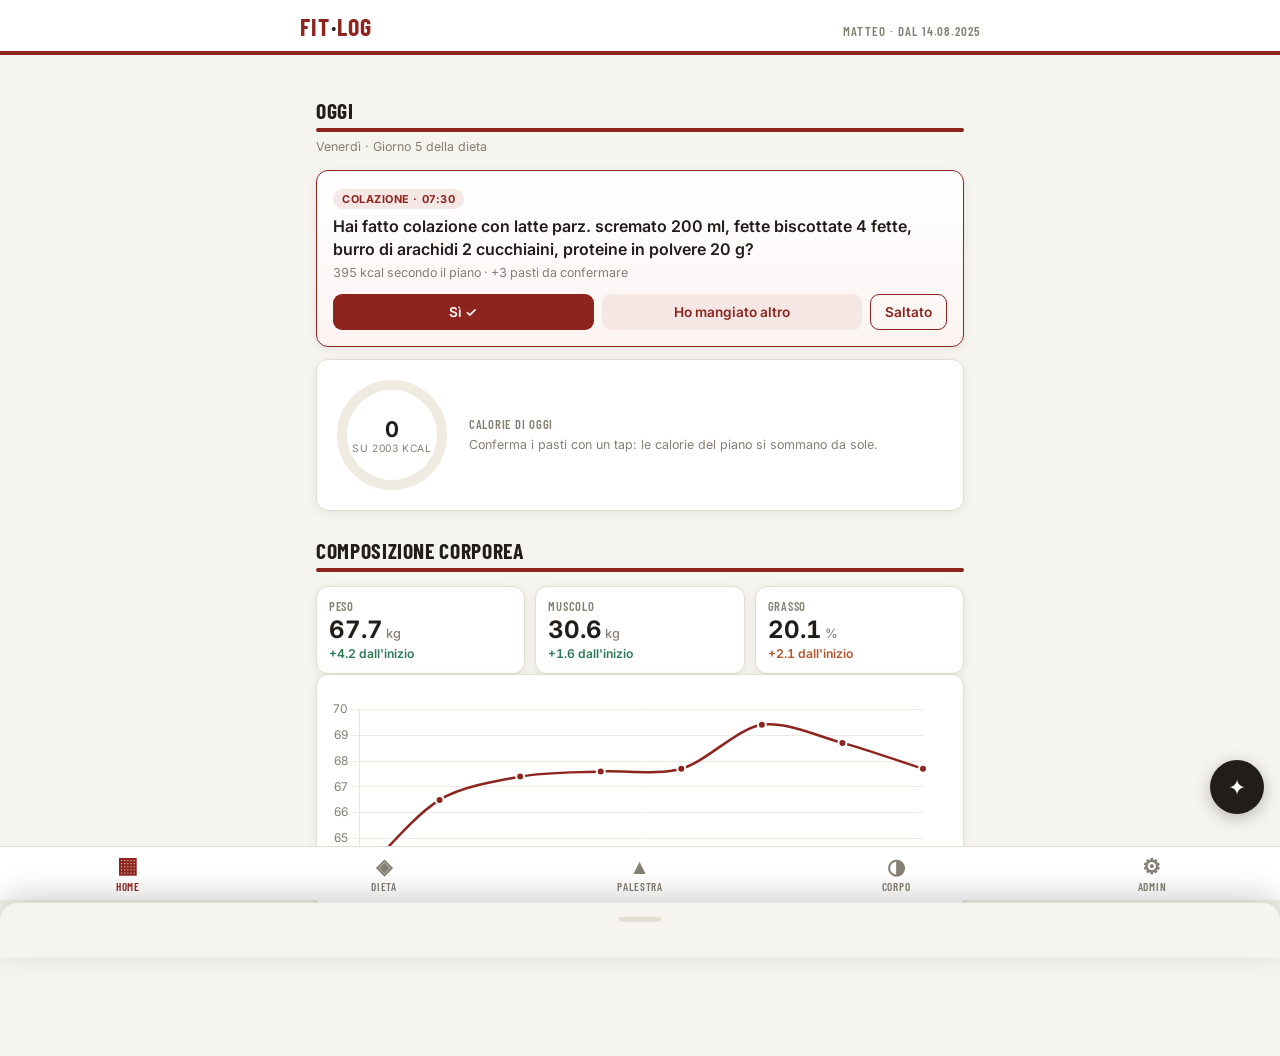
<file: index.html>
<!DOCTYPE html>
<html lang="it">
<head>
<meta charset="UTF-8">
<meta name="viewport" content="width=device-width, initial-scale=1.0, viewport-fit=cover">
<title>FIT·LOG</title>
<meta name="description" content="Il mio diario personale di allenamento, dieta e composizione corporea">
<meta name="theme-color" content="#8E241E">
<link rel="manifest" href="manifest.webmanifest">
<!-- iOS PWA -->
<meta name="apple-mobile-web-app-capable" content="yes">
<meta name="mobile-web-app-capable" content="yes">
<meta name="apple-mobile-web-app-status-bar-style" content="default">
<meta name="apple-mobile-web-app-title" content="FIT·LOG">
<link rel="apple-touch-icon" href="icons/apple-touch-icon.png">
<link rel="icon" href="icons/icon-192.png">
<link rel="preconnect" href="https://fonts.googleapis.com">
<link rel="preconnect" href="https://fonts.gstatic.com" crossorigin>
<link href="https://fonts.googleapis.com/css2?family=Barlow+Condensed:wght@500;600;700&family=Inter:wght@400;500;600;700&display=swap" rel="stylesheet">
<!-- Chart.js in locale: nessuna dipendenza da CDN, funziona anche offline -->
<script src="js/chart.umd.min.js"></script>
<link rel="stylesheet" href="css/style.css">
</head>
<body>

<header>
  <div class="brand">
    <h1>FIT<span>·</span>LOG</h1>
    <div class="who">Matteo · dal 14.08.2025</div>
  </div>
</header>

<div class="wrap">

<!-- ==================== HOME ==================== -->
<section id="tab-home" class="tab on">
  <div class="rhead anim"><h2>Oggi</h2><div class="rule"></div><div class="sub" id="home-sub"></div></div>

  <div id="meal-prompt"></div>

  <div class="card anim">
    <div class="ringrow">
      <div class="ring">
        <svg width="118" height="118" viewBox="0 0 118 118">
          <circle class="bg" cx="59" cy="59" r="50"></circle>
          <circle class="fg" id="ring-fg" cx="59" cy="59" r="50"></circle>
        </svg>
        <div class="num"><b id="ring-eaten">0</b><span id="ring-target">su 0 kcal</span></div>
      </div>
      <div style="flex:1">
        <div class="stat" style="border:none;box-shadow:none;padding:0">
          <div class="lbl">Calorie di oggi</div>
          <div class="note" style="margin-top:4px">Conferma i pasti con un tap: le calorie del piano si sommano da sole.</div>
        </div>
      </div>
    </div>
  </div>

  <div class="rhead anim"><h2>Composizione corporea</h2><div class="rule"></div></div>
  <div class="grid3 anim" id="home-stats"></div>
  <div class="card anim"><div class="chartbox"><canvas id="chart-home"></canvas></div></div>
</section>

<!-- ==================== DIETA ==================== -->
<section id="tab-diet" class="tab">
  <div class="rhead anim"><h2>Piano nutrizionale</h2><div class="rule"></div>
    <div class="sub">Il piano del nutrizionista, giorno per giorno. Tocca il cerchio per confermare un pasto di oggi.</div></div>
  <div class="chips anim" id="diet-chips" style="margin-bottom:12px"></div>
  <div class="anim" id="diet-day-info" style="margin-bottom:10px;display:flex;gap:8px;flex-wrap:wrap"></div>
  <div class="card anim" id="diet-meals"></div>
  <div class="note anim" id="diet-note"></div>
</section>

<!-- ==================== PALESTRA ==================== -->
<section id="tab-gym" class="tab">
  <div class="rhead anim"><h2>Allenamento</h2><div class="rule"></div>
    <div class="sub">Scegli la scheda e premi Inizia: l'app ti guida serie per serie con i tempi di recupero.</div></div>
  <div id="resume-banner"></div>
  <div class="card anim">
    <label class="f">Scheda</label>
    <select id="ws-scheda" onchange="renderSessionForm()"></select>
    <div id="session-form"></div>
    <button class="btn" id="btn-start" onclick="startWorkout()">▶ Inizia allenamento</button>
  </div>

  <div class="rhead anim"><h2>Progressione carichi</h2><div class="rule"></div></div>
  <div class="card anim">
    <label class="f">Esercizio</label>
    <select id="prog-ex" onchange="renderProgChart()"></select>
    <div class="chartbox"><canvas id="chart-prog"></canvas></div>
  </div>

  <div class="rhead anim"><h2>Le mie schede</h2><div class="rule"></div></div>
  <div class="anim" id="schede-list"></div>
  <div class="card anim">
    <label class="f">Nuova scheda — nome</label>
    <input type="text" id="new-scheda" placeholder="es. Scheda A — Upper">
    <button class="btn ghost" onclick="addScheda()">Crea scheda</button>
  </div>

  <div class="rhead anim"><h2>Sessioni recenti</h2><div class="rule"></div></div>
  <div class="card anim" id="session-list"></div>
</section>

<!-- ==================== CORPO ==================== -->
<section id="tab-corpo" class="tab">
  <div class="rhead anim"><h2>Analisi della composizione corporea</h2><div class="rule"></div>
    <div class="sub">Dati dalle scansioni InBody mensili</div></div>
  <div class="card anim" id="corpo-summary"></div>
  <div class="card anim" id="corpo-composition"></div>
  <div class="anim" id="corpo-dashboard"></div>
  <div class="card anim">
    <div class="note" style="margin:0 0 2px">Tocca una metrica qui sopra per vederne l'andamento.</div>
    <div class="chartbox"><canvas id="chart-body"></canvas></div>
  </div>
  <div class="card anim" id="corpo-gauges"></div>

  <div class="rhead anim"><h2>Dieta vs peso</h2><div class="rule"></div></div>
  <div class="card anim">
    <div class="chips" id="dvp-chips" style="margin-bottom:12px"></div>
    <div class="rlabel">Calorie · assunte vs piano</div>
    <div class="chartbox" style="height:150px"><canvas id="chart-kcal"></canvas></div>
    <div class="rlabel" style="margin-top:14px">Peso</div>
    <div class="chartbox" style="height:150px"><canvas id="chart-peso-dv"></canvas></div>
    <div class="note" id="dvp-note"></div>
  </div>

  <div class="rhead anim"><h2>Nuova scansione</h2><div class="rule"></div></div>
  <div class="card anim">
    <label class="f">Data</label><input type="date" id="sc-date">
    <div class="grid2">
      <div><label class="f">Peso (kg)</label><input type="number" step="0.1" id="sc-peso" inputmode="decimal"></div>
      <div><label class="f">Muscolo schel. (kg)</label><input type="number" step="0.1" id="sc-smm" inputmode="decimal"></div>
      <div><label class="f">Grasso corporeo (%)</label><input type="number" step="0.1" id="sc-bf" inputmode="decimal"></div>
      <div><label class="f">Grasso (kg)</label><input type="number" step="0.1" id="sc-fatkg" inputmode="decimal"></div>
      <div><label class="f">Rapporto AEC</label><input type="number" step="0.001" id="sc-aec" inputmode="decimal"></div>
      <div><label class="f">Metab. basale (kcal)</label><input type="number" id="sc-bmr" inputmode="numeric"></div>
      <div><label class="f">Punteggio InBody</label><input type="number" id="sc-score" inputmode="numeric"></div>
      <div><label class="f">Grasso viscerale</label><input type="number" id="sc-visc" inputmode="numeric"></div>
    </div>
    <label class="f">Note</label><input type="text" id="sc-note" placeholder="es. dopo settimana di scarico">
    <button class="btn" onclick="addScan()">Salva scansione</button>
  </div>

  <div class="rhead anim"><h2>Storico scansioni</h2><div class="rule"></div></div>
  <div class="card anim" id="scan-list"></div>
</section>

<!-- ==================== ADMIN ==================== -->
<section id="tab-admin" class="tab">
  <div class="rhead anim"><h2>Admin</h2><div class="rule"></div>
    <div class="sub">Configurazione della settimana, orari pasti, editor dieta, AI e backup.</div></div>

  <details class="anim" open>
    <summary>Impostazioni settimana e orari</summary>
    <div class="inner">
      <label class="f">Il GIORNO 1 della dieta è di…</label>
      <select id="ad-giorno1"></select>
      <div class="grid2" style="margin-top:4px">
        <div><label class="f">Colazione</label><input type="time" id="mt-col"></div>
        <div><label class="f">Spuntino</label><input type="time" id="mt-spu"></div>
        <div><label class="f">Pranzo</label><input type="time" id="mt-pra"></div>
        <div><label class="f">Merenda</label><input type="time" id="mt-mer"></div>
        <div><label class="f">Cena</label><input type="time" id="mt-cen"></div>
        <div><label class="f">Post-allenamento</label><input type="time" id="mt-post"></div>
      </div>
      <label class="f" style="display:flex;align-items:center;gap:8px;margin-top:14px">
        <input type="checkbox" id="ad-notif" onchange="toggleNotif()"> Notifiche promemoria pasti
      </label>
      <div id="notif-stato"></div>
      <button class="btn ghost small" style="margin-top:10px" onclick="testNotifica()">Invia una notifica di prova</button>
      <div class="note" style="margin-top:16px"><b>Promemoria anche ad app chiusa.</b> Safari non può svegliare una PWA chiusa: per un avviso puntuale a ogni pasto esporta i promemoria nel calendario di iPhone. Li gestisce iOS, quindi arrivano sempre.</div>
      <button class="btn ghost small" onclick="esportaCalendario()">📅 Esporta i pasti nel calendario</button>
      <button class="btn" onclick="saveSettings()">Salva impostazioni</button>
    </div>
  </details>

  <details class="anim">
    <summary>Editor dieta (alimenti e calorie)</summary>
    <div class="inner">
      <div class="chips" id="adm-diet-chips" style="margin-bottom:8px"></div>
      <div id="adm-diet-body"></div>
    </div>
  </details>

  <details class="anim">
    <summary>Gemini AI</summary>
    <div class="inner">
      <label class="f">API key (aistudio.google.com)</label>
      <input type="password" id="gem-key" placeholder="AIza…">
      <label class="f">Modello</label>
      <input type="text" id="gem-model" placeholder="gemini-3-flash-preview">
      <label class="f" style="display:flex;align-items:center;gap:8px"><input type="checkbox" id="gem-ctx"> Includi i miei dati nel contesto</label>
      <div class="note">La chiave resta salvata solo su questo dispositivo, non finisce mai su GitHub.</div>
      <button class="btn" onclick="saveSettings()">Salva</button>
    </div>
  </details>

  <details class="anim">
    <summary>Backup dei dati</summary>
    <div class="inner">
      <div class="note">Se elimini l'app dalla Home di iPhone, iOS cancella anche i dati: esporta un backup ogni tanto.</div>
      <button class="btn ghost" onclick="exportBackup()">⬇ Esporta backup (JSON)</button>
      <label class="f" style="margin-top:14px">Importa backup</label>
      <input type="file" accept="application/json" onchange="importBackup(this)">
    </div>
  </details>
</section>

</div>

<!-- Workout player -->
<div id="player">
  <div class="pl-head">
    <button class="x" style="font-size:1.2rem" onclick="abortWorkout()">✕</button>
    <div style="text-align:center">
      <div class="pl-title" id="pl-title">Allenamento</div>
      <div class="pl-elapsed" id="pl-elapsed">00:00</div>
    </div>
    <button class="btn small soft" onclick="finishWorkout()">Fine ✓</button>
  </div>
  <div class="pl-dots" id="pl-dots"></div>
  <div id="pl-body"></div>
</div>

<!-- FAB AI -->
<button class="fab" onclick="openAIChat()" aria-label="Assistente AI">✦</button>

<!-- Bottom sheet -->
<div class="sheet-bg" id="sheet-bg"></div>
<div class="sheet" id="sheet"><div class="grab"></div><div id="sheet-body"></div></div>

<div id="toast" role="status"></div>

<nav>
  <button data-t="home" class="on"><span class="ic">▦</span>Home</button>
  <button data-t="diet"><span class="ic">◈</span>Dieta</button>
  <button data-t="gym"><span class="ic">▲</span>Palestra</button>
  <button data-t="corpo"><span class="ic">◑</span>Corpo</button>
  <button data-t="admin"><span class="ic">⚙</span>Admin</button>
</nav>

<!-- ordine obbligatorio: data-diet usa calcNutr() di data-food per le kcal automatiche -->
<script src="js/data-food.js"></script>
<script src="js/data-exercises.js"></script>
<script src="js/data-diet.js"></script>
<script src="js/app.js"></script>
<script>
if('serviceWorker' in navigator){
  window.addEventListener('load',()=>navigator.serviceWorker.register('sw.js').catch(()=>{}));
}
</script>
</body>
</html>
</file>
<file: css/style.css>
/* ============================================================
   FIT·LOG — design system
   Estetica "referto InBody": carta, inchiostro, rosso maroon,
   etichette condensate maiuscole, numeri tabellari.
   ============================================================ */
:root{
  --paper:#F6F4EE; --surface:#FFFFFF; --ink:#201D1B; --maroon:#8E241E;
  --maroon-soft:#F4E7E4; --muted:#857F74; --line:#E3DED2;
  --green:#2E7A54; --green-soft:#E4F0E9; --amber:#B4552D; --amber-soft:#F7EBDD;
  --radius:12px; --shadow:0 2px 10px rgba(32,29,27,.07);
}
*{box-sizing:border-box;margin:0;padding:0;-webkit-tap-highlight-color:transparent}
html{font-size:16px}
body{
  font-family:'Inter',system-ui,-apple-system,sans-serif;
  background:var(--paper); color:var(--ink); min-height:100vh;
  padding-bottom:calc(80px + env(safe-area-inset-bottom));
  overscroll-behavior-y:none;
}
.wrap{max-width:680px;margin:0 auto;padding:16px 16px 28px}

/* ---------- header ---------- */
header{
  background:var(--surface); border-bottom:4px solid var(--maroon);
  padding:calc(12px + env(safe-area-inset-top)) 16px 10px;
  position:sticky; top:0; z-index:40;
}
header .brand{max-width:680px;margin:0 auto;display:flex;align-items:baseline;justify-content:space-between}
header h1{font-family:'Barlow Condensed';font-weight:700;font-size:1.5rem;letter-spacing:.05em;color:var(--maroon)}
header h1 span{color:var(--ink)}
header .who{font-family:'Barlow Condensed';font-weight:600;font-size:.8rem;color:var(--muted);text-transform:uppercase;letter-spacing:.08em}

/* ---------- report headers (signature) ---------- */
.rhead{margin:26px 0 14px}
.rhead h2{font-family:'Barlow Condensed';font-weight:700;font-size:1.35rem;letter-spacing:.03em;text-transform:uppercase}
.rhead .rule{height:4px;background:var(--maroon);margin-top:5px;border-radius:2px;transform-origin:left;animation:rulegrow .5s cubic-bezier(.2,.8,.2,1) both}
.rhead .sub{font-size:.78rem;color:var(--muted);margin-top:6px;line-height:1.45}
@keyframes rulegrow{from{transform:scaleX(0)}to{transform:scaleX(1)}}

/* ---------- cards & stagger animation ---------- */
.card{background:var(--surface);border:1px solid var(--line);border-radius:var(--radius);padding:16px;margin-bottom:12px;box-shadow:var(--shadow)}
.tab.on .anim{animation:rise .45s cubic-bezier(.2,.8,.2,1) both}
.tab.on .anim:nth-child(2){animation-delay:.05s}
.tab.on .anim:nth-child(3){animation-delay:.1s}
.tab.on .anim:nth-child(4){animation-delay:.15s}
.tab.on .anim:nth-child(5){animation-delay:.2s}
@keyframes rise{from{opacity:0;transform:translateY(14px)}to{opacity:1;transform:none}}

/* ---------- stats ---------- */
.grid2{display:grid;grid-template-columns:1fr 1fr;gap:10px}
.grid3{display:grid;grid-template-columns:repeat(3,1fr);gap:10px}
.stat{background:var(--surface);border:1px solid var(--line);border-radius:var(--radius);padding:12px;box-shadow:var(--shadow)}
.stat .lbl,label.f{font-family:'Barlow Condensed';font-weight:600;text-transform:uppercase;letter-spacing:.06em;font-size:.78rem;color:var(--muted)}
.stat .val{font-size:1.5rem;font-weight:700;font-variant-numeric:tabular-nums;margin-top:2px}
.stat .val small{font-size:.8rem;font-weight:500;color:var(--muted)}
.delta{font-size:.76rem;font-weight:600;font-variant-numeric:tabular-nums;margin-top:2px}
.delta.up{color:var(--green)}.delta.down{color:var(--amber)}.delta.flat{color:var(--muted)}

/* ---------- kcal ring ---------- */
.ringrow{display:flex;align-items:center;gap:18px}
.ring{position:relative;width:118px;height:118px;flex:none}
.ring svg{transform:rotate(-90deg)}
.ring circle{fill:none;stroke-width:10;stroke-linecap:round}
.ring .bg{stroke:#EFEBE0}
.ring .fg{stroke:var(--maroon);transition:stroke-dashoffset .9s cubic-bezier(.2,.8,.2,1)}
.ring .num{position:absolute;inset:0;display:flex;flex-direction:column;align-items:center;justify-content:center}
.ring .num b{font-size:1.35rem;font-variant-numeric:tabular-nums}
.ring .num span{font-size:.64rem;color:var(--muted);text-transform:uppercase;letter-spacing:.06em}

/* ---------- meal prompt card ---------- */
.prompt{border:1.5px solid var(--maroon);background:linear-gradient(180deg,#FFF,#FBF4F2)}
.prompt .q{font-size:1rem;font-weight:600;line-height:1.45;margin:6px 0 4px}
.prompt .kcal{font-size:.78rem;color:var(--muted);font-variant-numeric:tabular-nums}
.prompt .acts{display:flex;gap:8px;margin-top:14px}
.mealrow{display:flex;justify-content:space-between;align-items:center;gap:10px;padding:13px 0;border-bottom:1px solid var(--line)}
.mealrow:last-child{border-bottom:none}
.mealrow .nm{font-weight:600;font-size:.92rem}
.mealrow .items{font-size:.78rem;color:var(--muted);line-height:1.5;margin-top:2px}
.mealrow .kc{font-size:.8rem;font-variant-numeric:tabular-nums;color:var(--muted);white-space:nowrap}
.state{width:30px;height:30px;border-radius:50%;flex:none;display:flex;align-items:center;justify-content:center;
  border:1.5px solid var(--line);color:transparent;font-size:.95rem;background:var(--surface);cursor:pointer}
.state.ok{background:var(--green);border-color:var(--green);color:#fff;animation:pop .35s cubic-bezier(.2,1.6,.4,1)}
.state.other{background:var(--amber);border-color:var(--amber);color:#fff}
.state.skip{background:var(--muted);border-color:var(--muted);color:#fff}
@keyframes pop{0%{transform:scale(.4)}100%{transform:scale(1)}}

/* ---------- forms ---------- */
label.f{display:block;margin:12px 0 4px}
input,select,textarea{
  width:100%;padding:11px 12px;border:1px solid var(--line);border-radius:9px;
  font:inherit;font-size:.95rem;background:#FCFBF8;color:var(--ink);
}
input:focus,select:focus,textarea:focus{outline:2px solid var(--maroon);outline-offset:1px;border-color:var(--maroon)}
textarea{min-height:80px;resize:vertical;line-height:1.45}
input[type=checkbox]{width:auto;accent-color:var(--maroon)}
button{font:inherit;cursor:pointer;border:none;border-radius:9px}
.btn{background:var(--maroon);color:#fff;font-weight:600;padding:13px 18px;width:100%;margin-top:14px;font-size:.95rem;transition:transform .12s}
.btn:active{transform:scale(.98)}
.btn.ghost{background:transparent;color:var(--maroon);border:1.5px solid var(--maroon)}
.btn.soft{background:var(--maroon-soft);color:var(--maroon)}
.btn.small{width:auto;padding:9px 14px;font-size:.85rem;margin-top:0}
.chips{display:flex;gap:8px;flex-wrap:wrap}
.chip{padding:8px 14px;border-radius:99px;border:1.5px solid var(--line);background:var(--surface);
  font-family:'Barlow Condensed';font-weight:600;text-transform:uppercase;letter-spacing:.05em;font-size:.82rem;color:var(--muted);transition:all .15s}
.chip.on{background:var(--ink);border-color:var(--ink);color:#fff}

/* ---------- lists ---------- */
.row{display:flex;justify-content:space-between;align-items:center;gap:10px;padding:12px 0;border-bottom:1px solid var(--line)}
.row:last-child{border-bottom:none}
.row .t{font-weight:600;font-size:.92rem}
.row .s{font-size:.78rem;color:var(--muted);font-variant-numeric:tabular-nums;line-height:1.5}
.x{background:none;color:var(--muted);font-size:1.05rem;padding:6px 10px}
.x:active{color:var(--maroon)}
.pill{display:inline-block;font-size:.68rem;font-weight:700;letter-spacing:.05em;text-transform:uppercase;
  padding:3px 9px;border-radius:99px;background:#EFE9DC;color:var(--muted)}
.pill.g{background:var(--green-soft);color:var(--green)}
.pill.r{background:var(--maroon-soft);color:var(--maroon)}

/* ---------- tabs nav ---------- */
nav{position:fixed;bottom:0;left:0;right:0;background:var(--surface);border-top:1px solid var(--line);
  display:flex;z-index:50;padding-bottom:env(safe-area-inset-bottom)}
nav button{flex:1;background:none;padding:9px 0 7px;display:flex;flex-direction:column;align-items:center;gap:3px;
  font-family:'Barlow Condensed';font-weight:600;font-size:.7rem;letter-spacing:.06em;text-transform:uppercase;color:var(--muted);transition:color .15s}
nav button.on{color:var(--maroon)}
nav button .ic{font-size:1.3rem;line-height:1;transition:transform .2s cubic-bezier(.2,1.4,.4,1)}
nav button.on .ic{transform:translateY(-2px) scale(1.08)}
.tab{display:none}.tab.on{display:block}

/* ---------- charts ---------- */
.chartbox{position:relative;height:220px;margin-top:8px}

/* ---------- corpo dashboard ---------- */
.rlabel{font-family:'Barlow Condensed';font-weight:600;text-transform:uppercase;letter-spacing:.06em;font-size:.82rem;color:var(--muted)}
.compbar{display:flex;height:34px;border-radius:8px;overflow:hidden;margin-top:12px;gap:2px;background:var(--paper)}
.compbar .seg{display:flex;align-items:center;justify-content:center;min-width:2px;transition:width .8s cubic-bezier(.2,.8,.2,1)}
.compbar .seg span{color:#fff;font-size:.76rem;font-weight:700;font-variant-numeric:tabular-nums;text-shadow:0 1px 2px rgba(0,0,0,.28)}
.complegend{display:flex;flex-wrap:wrap;gap:8px 16px;margin-top:12px}
.complegend span{display:flex;align-items:center;gap:6px;font-size:.78rem;color:var(--ink);font-variant-numeric:tabular-nums}
.complegend i{width:11px;height:11px;border-radius:3px;flex:none}
.complegend b{font-weight:700}
.dashgrid{display:grid;grid-template-columns:repeat(auto-fit,minmax(98px,1fr));gap:8px;margin-bottom:12px}
.dashcard{background:var(--surface);border:1px solid var(--line);border-radius:var(--radius);
  padding:9px 10px 7px;text-align:left;box-shadow:var(--shadow);position:relative;transition:border-color .15s,transform .1s}
.dashcard:active{transform:scale(.98)}
.dashcard.sel{border-color:var(--maroon);box-shadow:0 0 0 1px var(--maroon),var(--shadow)}
.dashcard .lbl{font-family:'Barlow Condensed';font-weight:600;text-transform:uppercase;letter-spacing:.05em;font-size:.7rem;color:var(--muted)}
.dashcard .dv{font-size:1.15rem;font-weight:700;font-variant-numeric:tabular-nums;line-height:1.15;margin-top:1px}
.dashcard .dv small{font-size:.62rem;font-weight:500;color:var(--muted)}
.dashcard .delta{font-size:.68rem}
.dashcard .spark{width:100%;height:24px;display:block;margin-top:5px}

/* ---------- range bar ---------- */
.rangebar{margin-top:8px}
.rangebar .track{position:relative;height:8px;border-radius:4px;
  background:linear-gradient(90deg,#E9E4D8 0 25%,#DCEBE1 25% 75%,#E9E4D8 75% 100%)}
.rangebar .dot{position:absolute;top:-3px;width:14px;height:14px;border-radius:50%;background:var(--maroon);
  border:2.5px solid #fff;box-shadow:0 1px 3px rgba(0,0,0,.25);transform:translateX(-50%);transition:left .7s cubic-bezier(.2,.8,.2,1)}
.rangebar .ends{display:flex;justify-content:space-between;font-size:.66rem;color:var(--muted);margin-top:3px;font-variant-numeric:tabular-nums}

/* ---------- overlays / sheets ---------- */
.sheet-bg{position:fixed;inset:0;background:rgba(32,29,27,.45);z-index:80;opacity:0;pointer-events:none;transition:opacity .25s;backdrop-filter:blur(2px)}
.sheet-bg.on{opacity:1;pointer-events:auto}
.sheet{position:fixed;left:0;right:0;bottom:0;z-index:90;background:var(--paper);
  border-radius:18px 18px 0 0;max-height:88vh;overflow-y:auto;
  transform:translateY(105%);transition:transform .35s cubic-bezier(.2,.9,.25,1);
  padding:10px 16px calc(24px + env(safe-area-inset-bottom));box-shadow:0 -8px 30px rgba(0,0,0,.18)}
.sheet.on{transform:none}
.sheet .grab{width:42px;height:5px;border-radius:3px;background:var(--line);margin:4px auto 12px}
.sheet h3{font-family:'Barlow Condensed';font-weight:700;font-size:1.2rem;text-transform:uppercase;letter-spacing:.03em;margin-bottom:4px}

/* ---------- selettore alimenti (kcal automatiche) ---------- */
.foodres{max-height:38vh;overflow-y:auto;margin-top:8px;border-top:1px solid var(--line)}
.foodhit{display:flex;width:100%;gap:10px;align-items:baseline;justify-content:space-between;text-align:left;
  padding:11px 2px;border-bottom:1px solid var(--line);background:none;border-radius:0}
.foodhit:active{background:var(--maroon-soft)}
.foodhit .fn{font-size:.9rem;font-weight:500}
.foodhit .fk{font-size:.78rem;color:var(--muted);font-variant-numeric:tabular-nums;white-space:nowrap}
.foodhit .fk small{font-size:.66rem}
.fooditem{display:grid;grid-template-columns:1fr 92px 76px 34px;gap:8px;align-items:center;
  padding:10px 0;border-bottom:1px solid var(--line)}
.fooditem .fi-n{font-size:.88rem;font-weight:500;line-height:1.3}
.fooditem .fi-q{padding:8px 9px;font-size:.85rem}
.fooditem .fi-k{font-size:.95rem;font-weight:700;text-align:right;font-variant-numeric:tabular-nums}
.fooditem .fi-k small{font-size:.62rem;font-weight:500;color:var(--muted)}
.fooditem .fi-k-in{padding:8px 9px;font-size:.85rem;text-align:right}
.fitot{display:flex;justify-content:space-between;gap:10px;padding:12px 2px 2px;font-size:.82rem;
  color:var(--muted);font-variant-numeric:tabular-nums}
.fitot b{color:var(--ink);font-size:1rem}
/* editor dieta in Admin */
.admfood{display:grid;grid-template-columns:1fr 74px 60px 34px 30px;gap:5px;margin-bottom:6px;align-items:center}
.admfood input{padding:9px 8px;font-size:.85rem}
.admfood .af-k[readonly]{background:var(--green-soft);color:var(--green);font-weight:600;border-color:#CFE3D8}
.admfood .af-b{background:none;font-size:1rem;padding:6px 2px;line-height:1}

/* ---------- exercise library ---------- */
.exhit{display:flex;gap:12px;align-items:center;padding:10px 0;border-bottom:1px solid var(--line);cursor:pointer}
.exhit img{width:92px;height:70px;object-fit:contain;border-radius:9px;background:#fff;border:1px solid var(--line);flex:none;padding:4px}
.exhit-ph{width:92px;height:70px;border-radius:9px;flex:none;display:flex;align-items:center;justify-content:center;
  background:linear-gradient(135deg,#5c1b17,#8E241E);color:#fff;font-family:'Barlow Condensed';font-weight:700;
  font-size:.9rem;letter-spacing:.08em}
.exhit .n{font-weight:600;font-size:.92rem}
.exhit .m{font-size:.74rem;color:var(--muted);text-transform:capitalize}
.exhit .chev{margin-left:auto;color:var(--muted);font-size:1.1rem;flex:none}
/* visore esercizio: crossfade fra le 2 pose su sfondo bianco */
.exview{position:relative;width:100%;aspect-ratio:4/3;background:#fff;border:1px solid var(--line);border-radius:12px;overflow:hidden;margin-top:12px}
.exview .exframe{position:absolute;inset:0;width:100%;height:100%;object-fit:contain;padding:10px;opacity:0;transition:opacity .5s ease}
.exview .exframe[data-i="0"]{opacity:1}
.exview.show1 .exframe[data-i="0"]{opacity:0}
.exview.show1 .exframe[data-i="1"]{opacity:1}
.exview-skel{position:absolute;inset:0;background:linear-gradient(100deg,#F2EEE6 30%,#FAF8F3 50%,#F2EEE6 70%);background-size:200% 100%;animation:shimmer 1.2s linear infinite}
.exview.loaded .exview-skel{display:none}
@keyframes shimmer{from{background-position:200% 0}to{background-position:-200% 0}}
.exview-badge{position:absolute;left:9px;bottom:9px;background:rgba(32,29,27,.74);color:#fff;font-size:.68rem;font-weight:600;padding:4px 9px;border-radius:99px;letter-spacing:.02em}
.exview-dots{position:absolute;right:9px;bottom:11px;display:flex;gap:5px}
.exview-dots span{width:7px;height:7px;border-radius:50%;background:rgba(32,29,27,.22);transition:background .3s}
.exview-dots span.on{background:var(--maroon)}
/* suggerimento peso AI nel player */
.pl-ai-tip{margin:10px auto 0;max-width:300px;font-size:.85rem;line-height:1.4;color:var(--ink);background:var(--maroon-soft);border-radius:10px;padding:9px 11px;text-align:left}
.ytbtn{display:flex;align-items:center;justify-content:center;gap:8px;background:#1D1D1D;color:#fff;
  font-weight:600;padding:13px;border-radius:9px;width:100%;margin-top:12px;text-decoration:none;font-size:.92rem}
.ytbtn span{color:#FF0033;font-size:1.1rem}
.exline{display:grid;grid-template-columns:1fr 74px 60px;gap:8px;align-items:end;margin-top:8px}
.exline .nm{font-size:.88rem;font-weight:600;padding-bottom:11px}
.exline .mini,.mini{font-size:.64rem;color:var(--muted);text-transform:uppercase;letter-spacing:.05em;display:block;margin-bottom:3px}

/* ---------- details ---------- */
details{border:1px solid var(--line);border-radius:var(--radius);background:var(--surface);margin-bottom:10px;box-shadow:var(--shadow)}
details summary{padding:14px 16px;font-weight:600;font-size:.92rem;cursor:pointer;list-style:none;display:flex;justify-content:space-between;align-items:center}
details summary::-webkit-details-marker{display:none}
details summary::after{content:'+';color:var(--muted);font-size:1.2rem}
details[open] summary::after{content:'–'}
details .inner{padding:0 16px 16px}

/* ---------- AI chat ---------- */
.fab{position:fixed;right:16px;bottom:calc(86px + env(safe-area-inset-bottom));z-index:60;
  width:54px;height:54px;border-radius:50%;background:var(--ink);color:#fff;font-size:1.35rem;
  box-shadow:0 4px 16px rgba(0,0,0,.25);display:flex;align-items:center;justify-content:center}
.chat{display:flex;flex-direction:column;gap:10px;margin-top:12px;min-height:120px}
.msg{max-width:88%;padding:11px 14px;border-radius:14px;font-size:.92rem;line-height:1.5;white-space:pre-wrap;animation:rise .3s both}
.msg.me{align-self:flex-end;background:var(--ink);color:#fff;border-bottom-right-radius:4px}
.msg.ai{align-self:flex-start;background:var(--surface);border:1px solid var(--line);border-bottom-left-radius:4px}
.msg.err{align-self:flex-start;background:#FBEEEA;border:1px solid #E8C4BC;color:#7C2E22}
.askrow{display:flex;gap:8px;margin-top:12px}
.askrow input{flex:1}
.askrow button{width:52px;background:var(--maroon);color:#fff;font-size:1.1rem;border-radius:9px}
.note{font-size:.78rem;color:var(--muted);line-height:1.55;margin-top:8px}

/* ---------- workout player ---------- */
#player{position:fixed;inset:0;background:var(--paper);z-index:70;display:none;flex-direction:column;
  padding:calc(14px + env(safe-area-inset-top)) 18px calc(20px + env(safe-area-inset-bottom));overflow-y:auto}
#player.on{display:flex;animation:rise .3s both}
.pl-head{display:flex;justify-content:space-between;align-items:center;gap:10px}
.pl-title{font-family:'Barlow Condensed';font-weight:700;font-size:1.1rem;text-transform:uppercase;letter-spacing:.04em}
.pl-elapsed{font-size:.8rem;color:var(--muted);font-variant-numeric:tabular-nums}
.pl-dots{display:flex;gap:6px;justify-content:center;margin:16px 0 6px}
.pl-dots .dot{width:9px;height:9px;border-radius:50%;background:var(--line);transition:all .25s}
.pl-dots .dot.done{background:var(--green)}
.pl-dots .dot.cur{background:var(--maroon);transform:scale(1.35)}
.pl-lbl{font-family:'Barlow Condensed';font-weight:600;text-transform:uppercase;letter-spacing:.08em;font-size:.8rem;color:var(--muted);text-align:center}
.pl-ex{margin:auto 0;padding:24px 0;text-align:center}
.pl-exname{display:block;font-family:'Barlow Condensed';font-weight:700;font-size:1.9rem;line-height:1.1;
  text-transform:uppercase;letter-spacing:.02em;color:var(--ink);text-decoration:none;margin:8px 0 6px}
.pl-target{font-size:.92rem;color:var(--muted)}
.pl-note{max-width:340px;margin:12px auto 0;font-size:.82rem;color:var(--maroon);background:var(--maroon-soft);border-radius:10px;padding:8px 11px;line-height:1.4;text-align:left}
/* hero esercizio animato nel player */
.pl-hero{position:relative;width:100%;max-width:430px;height:176px;margin:2px auto 0;border-radius:14px;overflow:hidden;
  border:1px solid var(--line);background:#fff;cursor:pointer;transition:transform .12s}
.pl-hero:active{transform:scale(.985)}
.pl-hero.noimg{background:linear-gradient(135deg,#5c1b17,#8E241E);border-color:transparent}
.pl-hero .exframe{position:absolute;inset:0;width:100%;height:100%;object-fit:contain;padding:8px;opacity:0;transition:opacity .55s ease}
.pl-hero .exframe[data-i="0"]{opacity:1}
.pl-hero.show1 .exframe[data-i="0"]{opacity:0}
.pl-hero.show1 .exframe[data-i="1"]{opacity:1}
.pl-hero-grad{position:absolute;left:0;right:0;bottom:0;height:60%;background:linear-gradient(180deg,transparent,rgba(18,15,13,.82));pointer-events:none}
.pl-hero.noimg .pl-hero-grad{background:none}
.pl-hero-cap{position:absolute;left:14px;right:14px;bottom:11px;color:#fff;text-align:left}
.pl-hero-sub{font-family:'Barlow Condensed';font-weight:600;text-transform:uppercase;letter-spacing:.07em;font-size:.72rem;opacity:.92}
.pl-hero-name{font-family:'Barlow Condensed';font-weight:700;font-size:1.45rem;line-height:1.06;text-transform:uppercase;margin-top:1px}
/* barra avanzamento serie (schema) */
.pl-setbar{display:flex;gap:5px;justify-content:center;flex-wrap:wrap;margin:14px 0 0}
.pl-setpill{min-width:30px;padding:5px 9px;border-radius:8px;background:#EFEBE0;color:var(--muted);font-weight:700;
  font-variant-numeric:tabular-nums;font-size:.82rem;text-align:center;transition:all .25s}
.pl-setpill.done{background:var(--green-soft);color:var(--green)}
.pl-setpill.cur{background:var(--maroon);color:#fff;transform:scale(1.1)}
/* sforzo percepito (RPE) */
.pl-rpe{max-width:320px;margin:16px auto 0;text-align:left}
.pl-rpe .rpe-lbl{display:flex;justify-content:space-between;align-items:baseline;gap:8px}
.pl-rpe .rpe-hint{font-size:.68rem;color:var(--muted)}
.rpe-row{display:flex;gap:6px;margin-top:6px}
.rpe{flex:1;min-height:44px;border-radius:9px;border:1.5px solid var(--line);background:var(--surface);
  font-weight:700;font-variant-numeric:tabular-nums;color:var(--muted);font-size:.98rem;transition:all .12s}
.rpe:active{transform:scale(.95)}
.rpe.on{color:#fff;border-color:transparent}
.rpe.on[data-v="6"],.rpe.on[data-v="7"]{background:var(--green)}
.rpe.on[data-v="8"]{background:var(--amber)}
.rpe.on[data-v="9"],.rpe.on[data-v="10"]{background:var(--maroon)}
.pl-inputs{display:grid;grid-template-columns:1fr 1fr;gap:12px;max-width:300px;margin:22px auto 0;text-align:left}
.pl-inputs input{font-size:1.5rem;font-weight:700;text-align:center;padding:14px;font-variant-numeric:tabular-nums}
.pl-done{max-width:300px;margin:18px auto 0;font-size:1.05rem;padding:16px}
.pl-log{margin-top:16px;display:flex;gap:6px;justify-content:center;flex-wrap:wrap}
.pl-rest{margin:auto 0;padding:24px 0;text-align:center;animation:rise .3s both}
.pl-timer{font-size:4.6rem;font-weight:700;font-variant-numeric:tabular-nums;color:var(--maroon);margin:8px 0;letter-spacing:-.02em}
.pl-ringtrack{height:10px;border-radius:5px;background:#EFEBE0;max-width:320px;margin:0 auto;overflow:hidden}
.pl-ringfill{height:100%;background:var(--maroon);border-radius:5px;transition:width .4s linear}
.pl-next{margin-top:18px;font-size:.95rem;color:var(--muted)}

/* ---------- toast ---------- */
#toast{position:fixed;left:50%;bottom:calc(96px + env(safe-area-inset-bottom));transform:translateX(-50%) translateY(20px);
  background:var(--ink);color:#fff;padding:11px 20px;border-radius:99px;font-size:.88rem;font-weight:600;
  opacity:0;pointer-events:none;transition:all .3s;z-index:100;white-space:nowrap}
#toast.on{opacity:1;transform:translateX(-50%)}

@media(prefers-reduced-motion:reduce){
  *,*::before,*::after{animation:none!important;transition:none!important}
}
</file>
